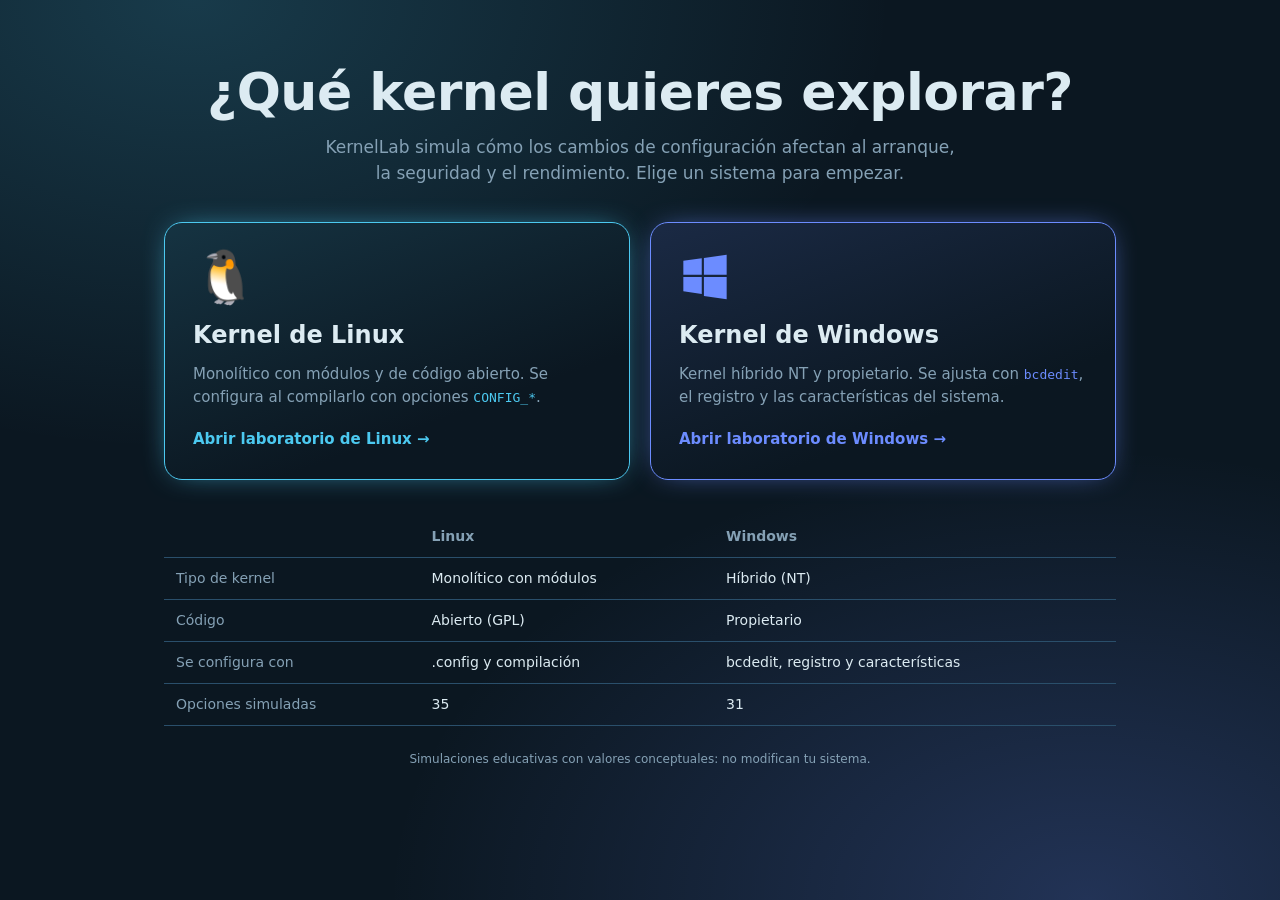
<file: index.html>
<!DOCTYPE html>
<html lang="es">
<head>
<meta charset="utf-8">
<meta name="viewport" content="width=device-width, initial-scale=1">
<title>KernelLab: elige tu kernel</title>
<link rel="stylesheet" href="css/home.css">
</head>
<body>
<main class="home">
  <h1>¿Qué kernel quieres explorar?</h1>
  <p class="sub">KernelLab simula cómo los cambios de configuración afectan al arranque, la seguridad y el rendimiento. Elige un sistema para empezar.</p>
  <div class="choices">
    <a class="choice linux" href="linux.html">
      <span class="ico">🐧</span>
      <h2>Kernel de Linux</h2>
      <p>Monolítico con módulos y de código abierto. Se configura al compilarlo con opciones <code>CONFIG_*</code>.</p>
      <span class="go">Abrir laboratorio de Linux →</span>
    </a>
    <a class="choice windows" href="windows.html">
      <span class="ico"><svg viewBox="0 0 24 24" width="52" height="52" aria-hidden="true"><path fill="currentColor" d="M2 4.5 10.5 3.3V11H2zM11.5 3.2 22 1.7V11H11.5zM2 12h8.5v7.8L2 18.6zM11.5 12H22v10.3l-10.5-1.5z"/></svg></span>
      <h2>Kernel de Windows</h2>
      <p>Kernel híbrido NT y propietario. Se ajusta con <code>bcdedit</code>, el registro y las características del sistema.</p>
      <span class="go">Abrir laboratorio de Windows →</span>
    </a>
  </div>
  <table>
    <thead><tr><th></th><th>Linux</th><th>Windows</th></tr></thead>
    <tbody>
      <tr><td>Tipo de kernel</td><td>Monolítico con módulos</td><td>Híbrido (NT)</td></tr>
      <tr><td>Código</td><td>Abierto (GPL)</td><td>Propietario</td></tr>
      <tr><td>Se configura con</td><td>.config y compilación</td><td>bcdedit, registro y características</td></tr>
      <tr><td>Opciones simuladas</td><td>35</td><td>31</td></tr>
    </tbody>
  </table>
  <p class="foot">Simulaciones educativas con valores conceptuales: no modifican tu sistema.</p>
</main>
</body>
</html>
</file>
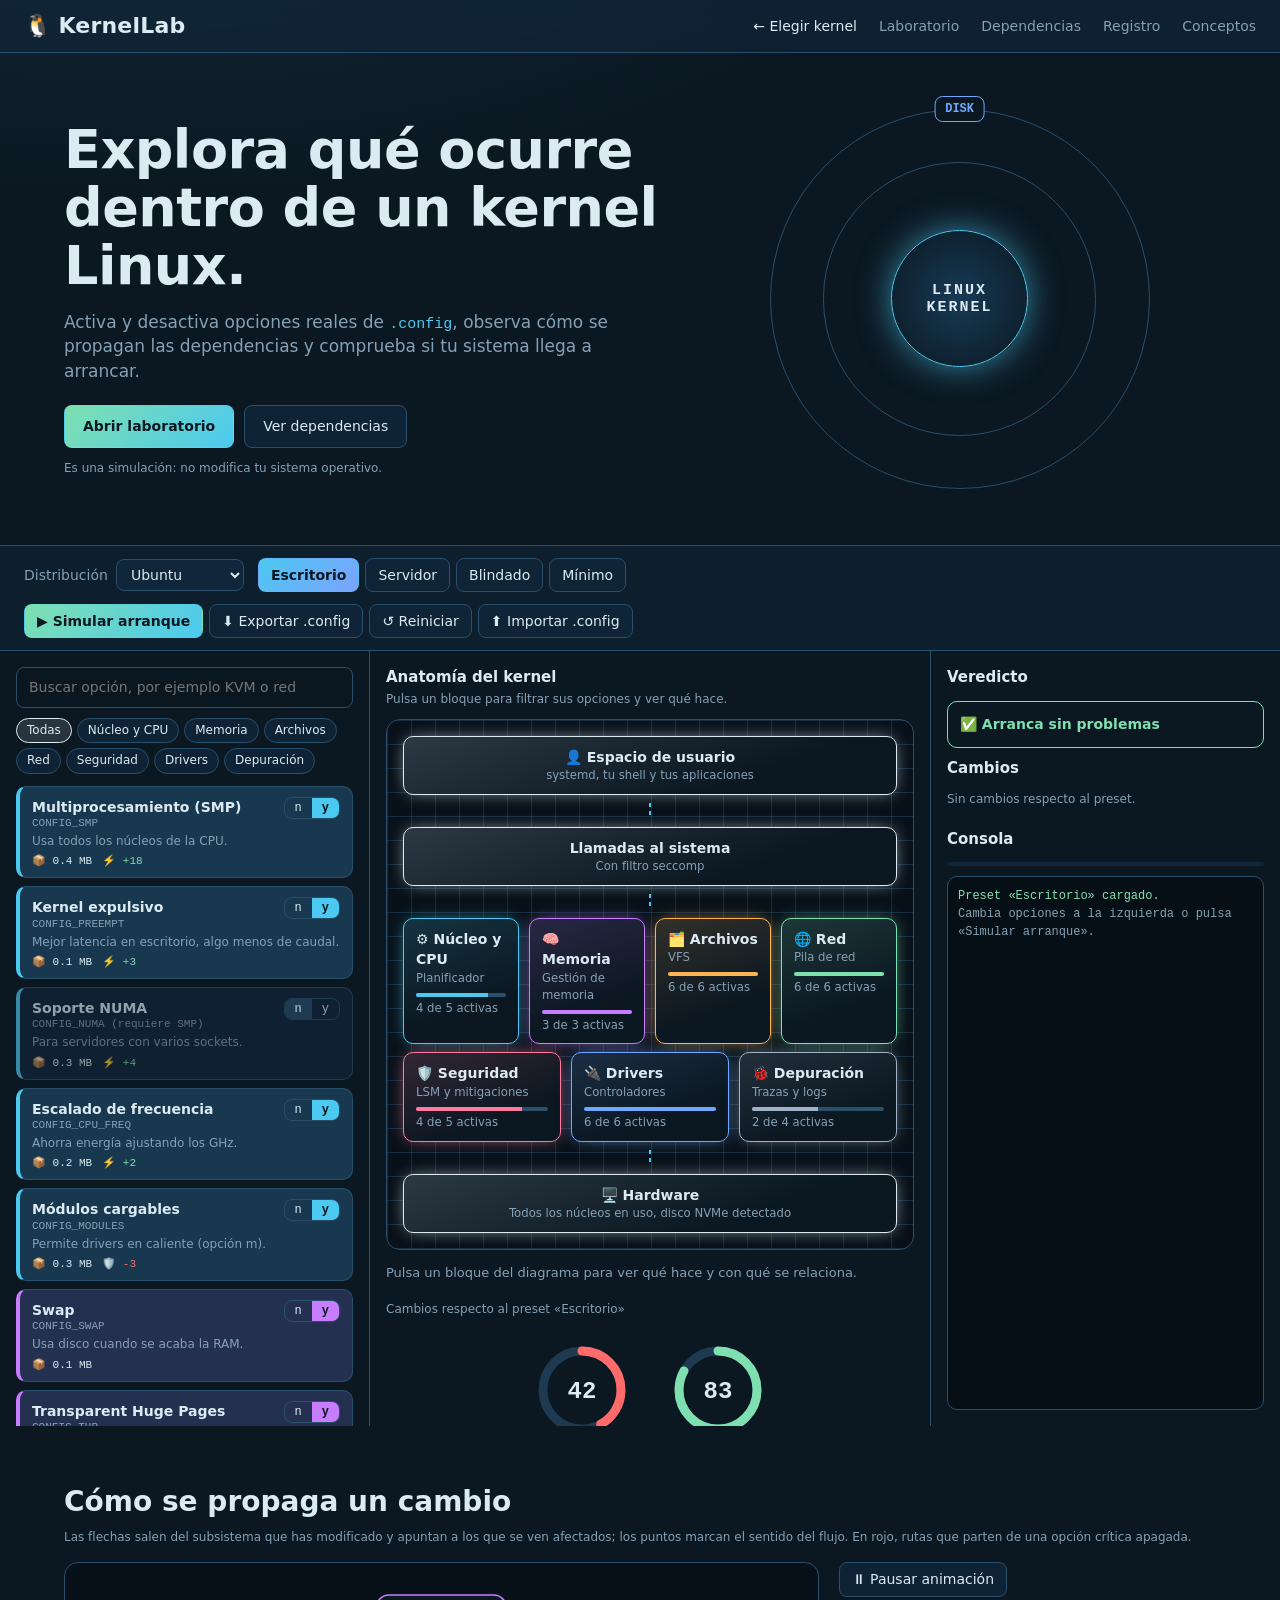
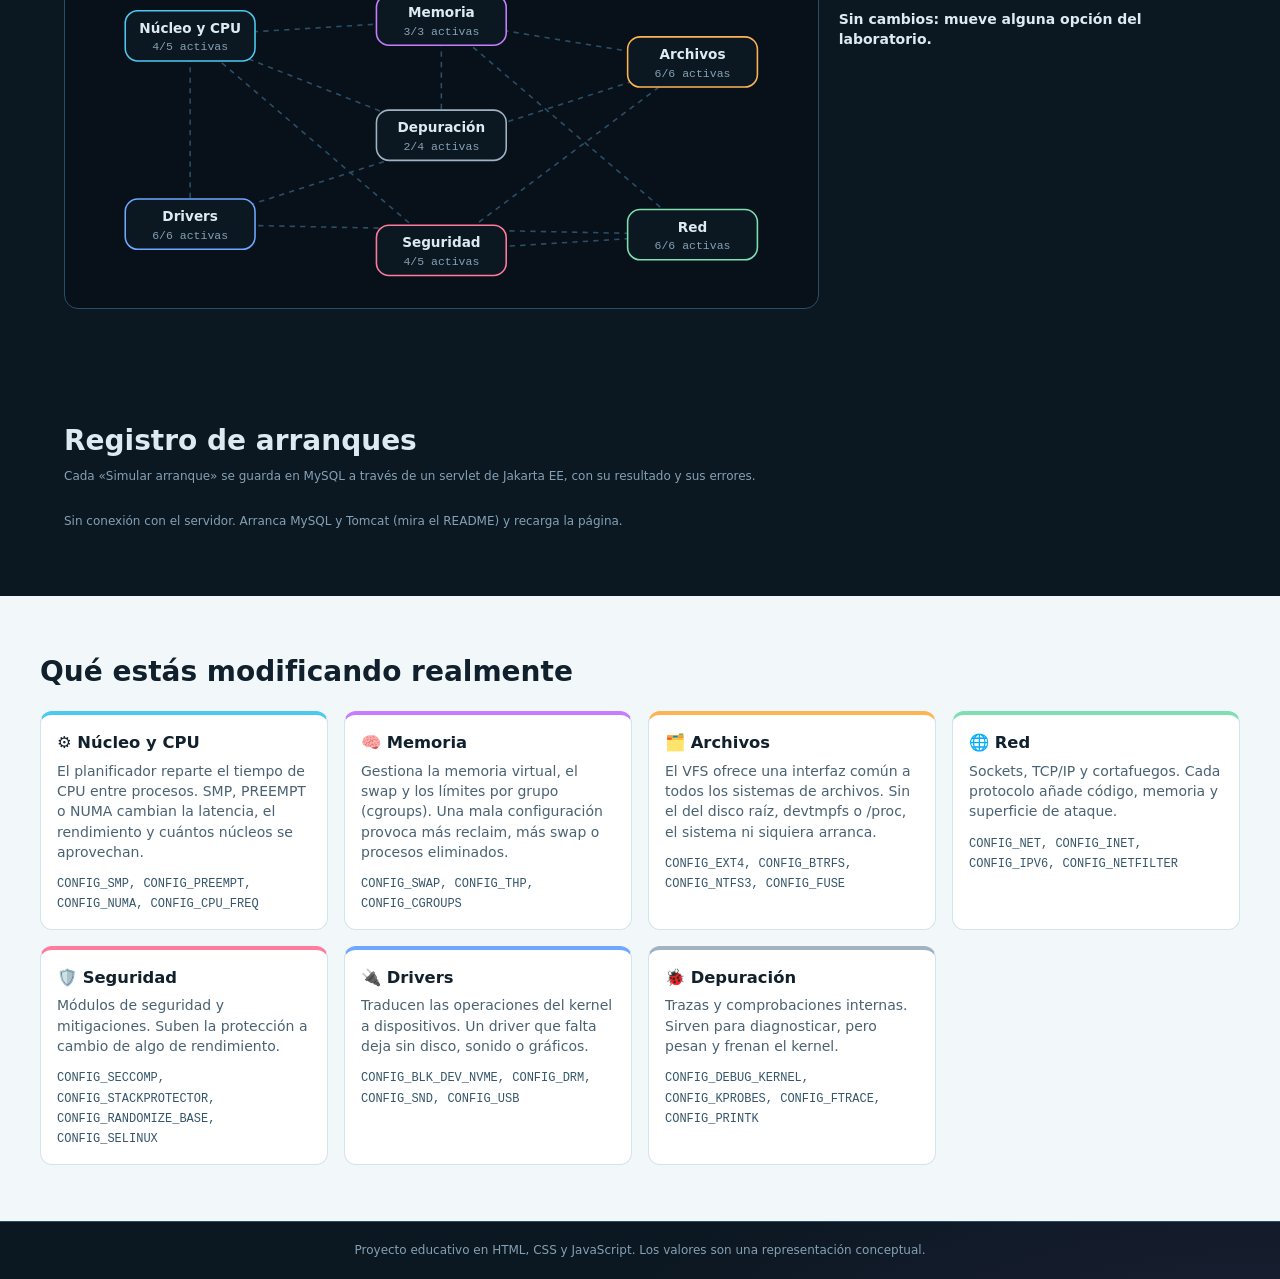
<file: linux.html>
<!DOCTYPE html>
<html lang="es">
<head>
<meta charset="utf-8">
<meta name="viewport" content="width=device-width, initial-scale=1">
<title>KernelLab: laboratorio visual del kernel de Linux</title>
<link rel="stylesheet" href="css/style.css">
</head>
<body>
<header class="top">
  <div class="logo">🐧 <b>KernelLab</b></div>
  <nav class="nav"><a href="index.html">← Elegir kernel</a><a href="#lab">Laboratorio</a><a href="#grafo">Dependencias</a><a href="#registro">Registro</a><a href="#conceptos">Conceptos</a></nav>
</header>
<section class="hero">
  <div>
    <h1>Explora qué ocurre dentro de un kernel Linux.</h1>
    <p>Activa y desactiva opciones reales de <code>.config</code>, observa cómo se propagan las dependencias y comprueba si tu sistema llega a arrancar.</p>
    <div class="cta"><a class="btn primary" href="#lab">Abrir laboratorio</a><a class="btn" href="#grafo">Ver dependencias</a></div>
    <p class="note">Es una simulación: no modifica tu sistema operativo.</p>
  </div>
  <div class="orbit" aria-hidden="true">
    <div class="ring"></div><div class="ring r2"></div><div class="ring core">LINUX<br>KERNEL</div>
    <div class="sat" style="--c:#4cc9f0;--d:0s"><b><i>CPU</i></b></div>
    <div class="sat" style="--c:#c77dff;--d:-7s"><b><i>RAM</i></b></div>
    <div class="sat" style="--c:#7ee0b0;--d:-14s"><b><i>NET</i></b></div>
    <div class="sat" style="--c:#6ea8ff;--d:-21s"><b><i>DISK</i></b></div>
  </div>
</section>
<section id="lab">
  <div class="toolbar">
    <div class="tb"><label class="distro" for="distro">Distribución <select id="distro"></select></label><div class="presets" id="presets"></div></div>
    <div class="actions">
      <button id="boot" class="primary">▶ Simular arranque</button>
      <button id="export">⬇ Exportar .config</button>
      <button id="reset">↺ Reiniciar</button>
      <label class="btn" for="imp">⬆ Importar .config</label><input id="imp" type="file" hidden>
    </div>
  </div>
  <main>
    <aside>
      <input id="q" type="search" placeholder="Buscar opción, por ejemplo KVM o red">
      <nav id="cats"></nav>
      <div id="opts"></div>
    </aside>
    <section id="center">
      <h2>Anatomía del kernel</h2>
      <p class="hint">Pulsa un bloque para filtrar sus opciones y ver qué hace.</p>
      <div id="arch"></div>
      <div id="info"></div>
      <div id="meters"></div>
    </section>
    <section id="right">
      <h2>Veredicto</h2>
      <div id="verdict"></div>
      <h2>Cambios</h2>
      <div id="diff"></div>
      <h2>Consola</h2>
      <div id="prog"><i></i></div>
      <div id="bootmsg" hidden></div>
      <div id="dbstatus" hidden></div>
      <pre id="log"></pre>
    </section>
  </main>
</section>
<section id="grafo" class="band">
  <h2>Cómo se propaga un cambio</h2>
  <p class="hint">Las flechas salen del subsistema que has modificado y apuntan a los que se ven afectados; los puntos marcan el sentido del flujo. En rojo, rutas que parten de una opción crítica apagada.</p>
  <div class="gwrap">
    <div id="graph"></div>
    <div><button id="gpause" type="button">⏸ Pausar animación</button><div id="gcount"></div><div id="gpaths"></div></div>
  </div>
</section>
<section id="registro" class="band">
  <h2>Registro de arranques</h2>
  <p class="hint">Cada «Simular arranque» se guarda en MySQL a través de un servlet de Jakarta EE, con su resultado y sus errores.</p>
  <div id="stats"></div>
  <div id="history"></div>
</section>
<section id="conceptos" class="light">
  <h2>Qué estás modificando realmente</h2>
  <div id="concepts"></div>
</section>
<footer>Proyecto educativo en HTML, CSS y JavaScript. Los valores son una representación conceptual.</footer>
<script src="js/data.js"></script>
<script src="js/config.js"></script>
<script src="js/api.js"></script>
<script src="js/app.js"></script>
</body>
</html>
</file>
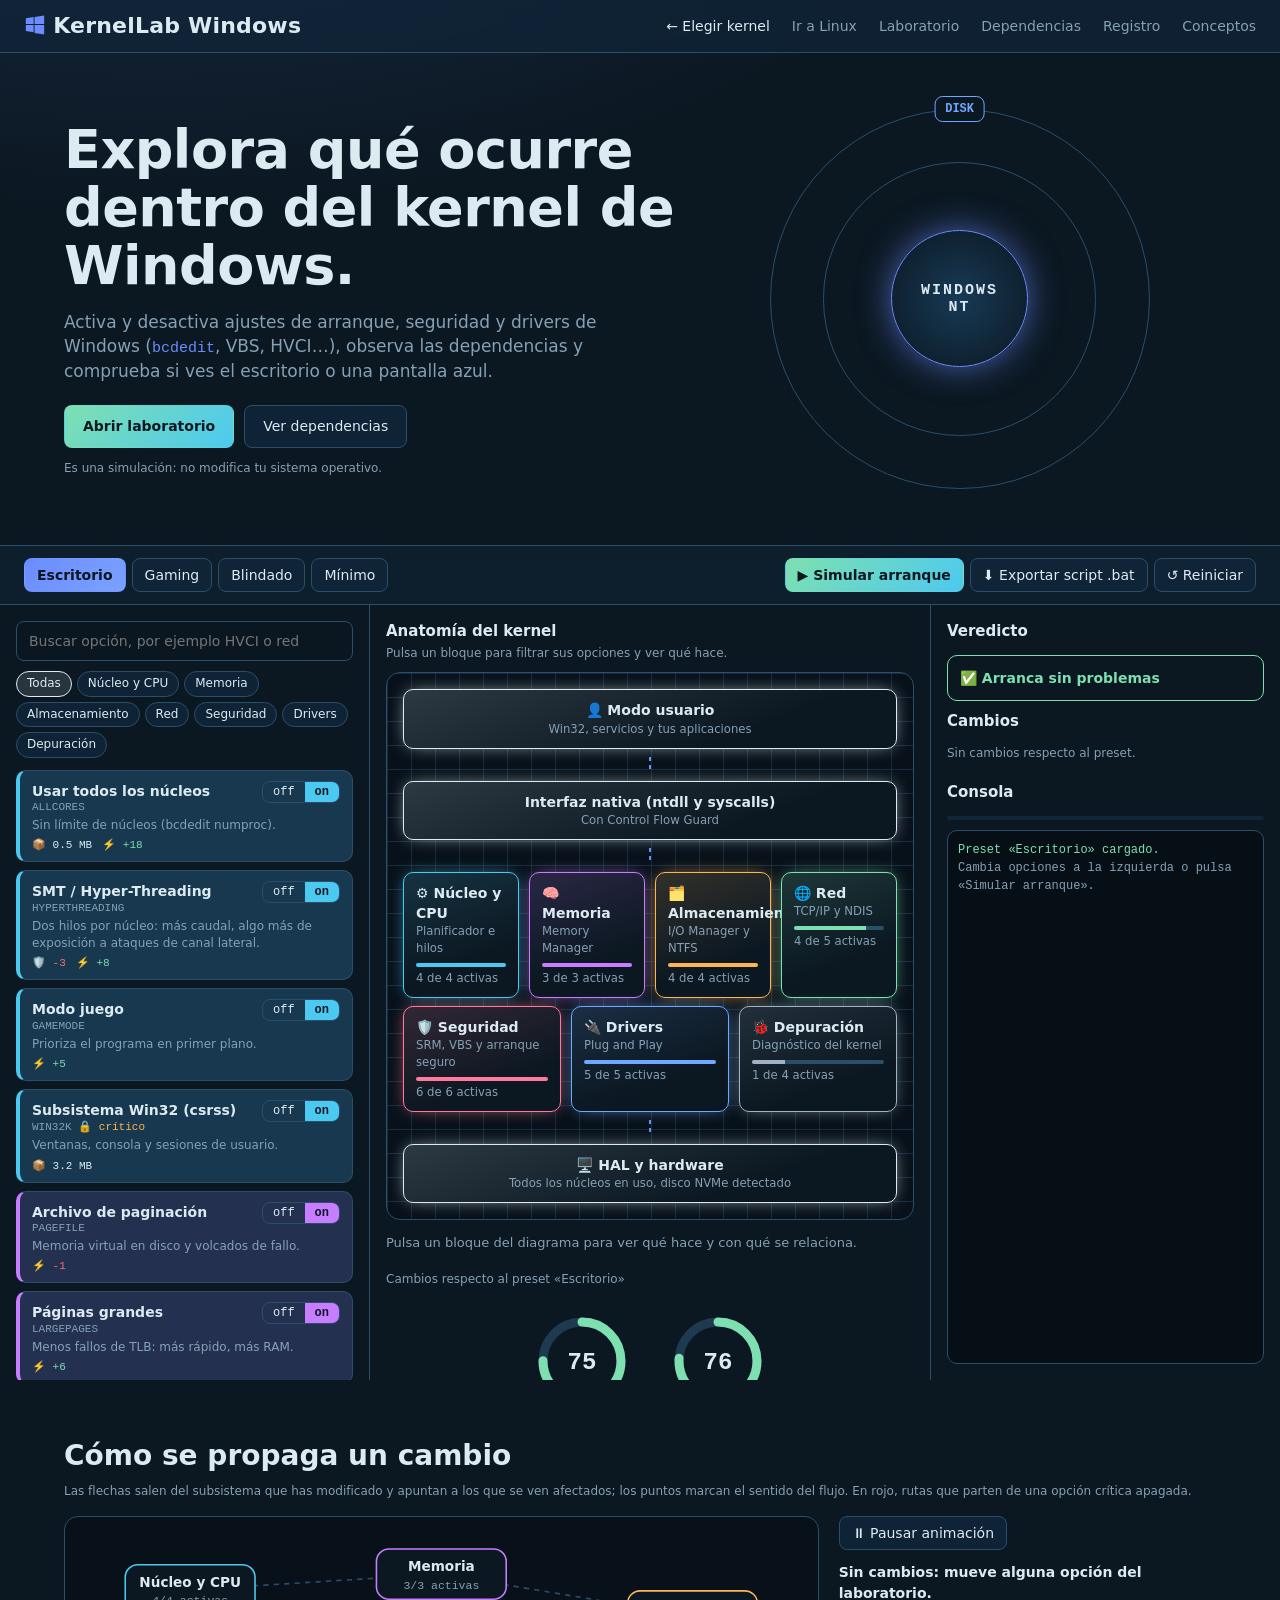
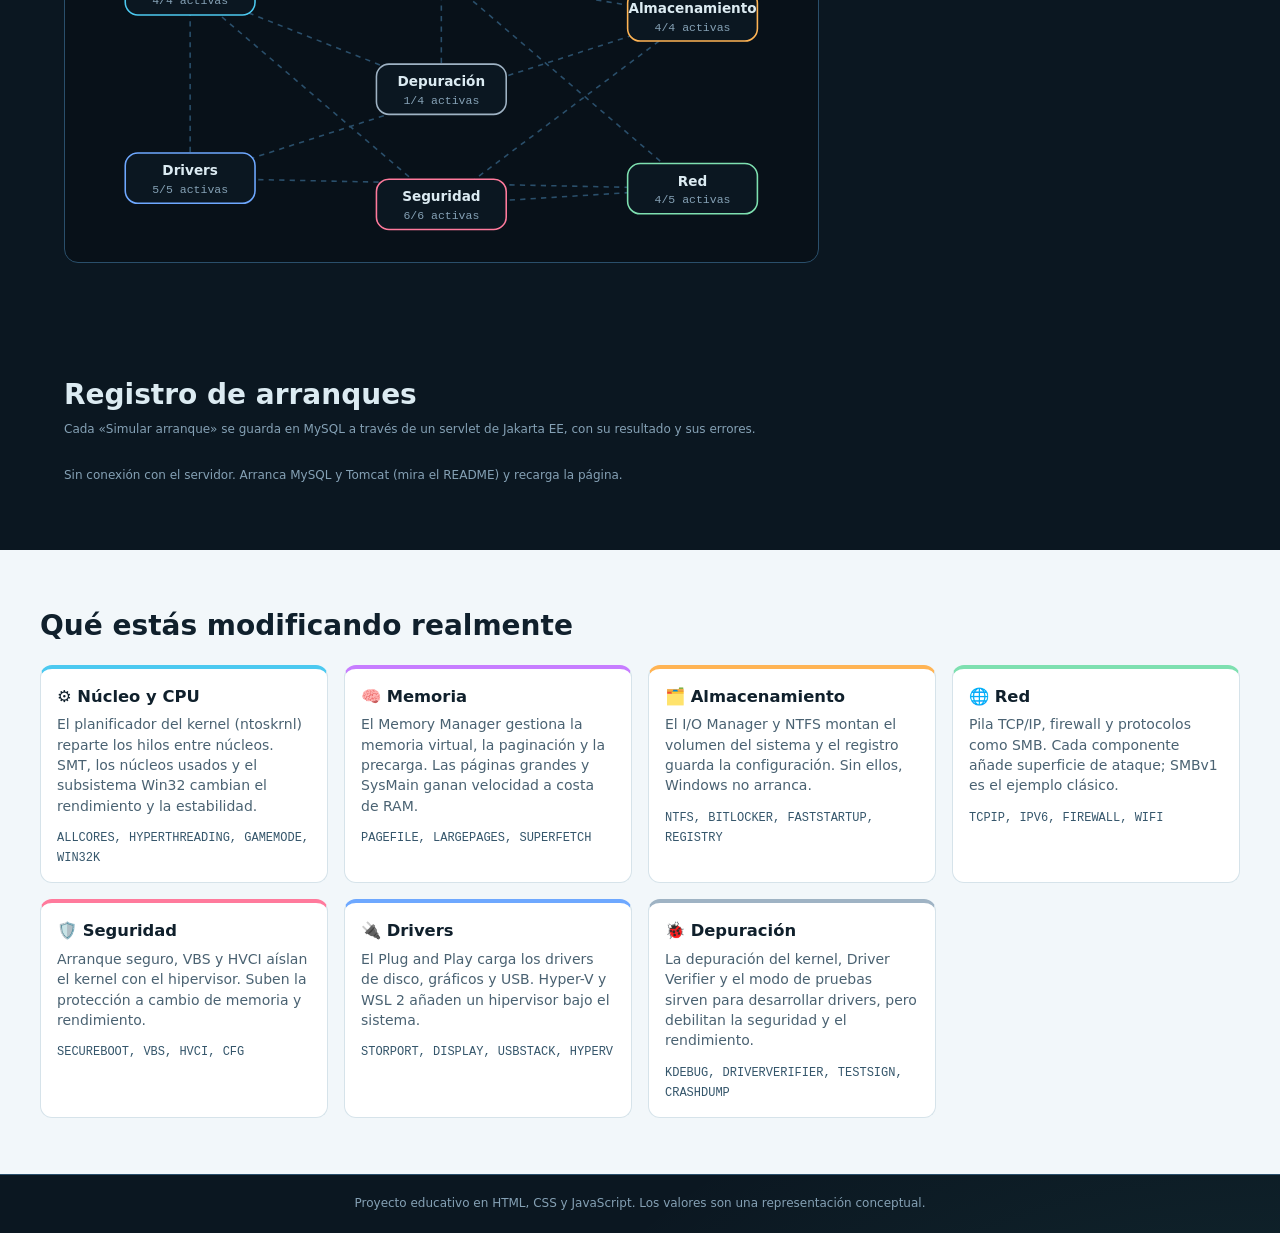
<file: windows.html>
<!DOCTYPE html>
<html lang="es">
<head>
<meta charset="utf-8">
<meta name="viewport" content="width=device-width, initial-scale=1">
<title>KernelLab: laboratorio visual del kernel de Windows</title>
<link rel="stylesheet" href="css/style.css">
</head>
<body class="win">
<header class="top">
  <div class="logo"><svg viewBox="0 0 24 24" width="22" height="22" style="vertical-align:-3px;color:#6c8cff"><path fill="currentColor" d="M2 4.5 10.5 3.3V11H2zM11.5 3.2 22 1.7V11H11.5zM2 12h8.5v7.8L2 18.6zM11.5 12H22v10.3l-10.5-1.5z"/></svg> <b>KernelLab Windows</b></div>
  <nav class="nav"><a href="index.html">← Elegir kernel</a><a href="linux.html">Ir a Linux</a><a href="#lab">Laboratorio</a><a href="#grafo">Dependencias</a><a href="#registro">Registro</a><a href="#conceptos">Conceptos</a></nav>
</header>
<section class="hero">
  <div>
    <h1>Explora qué ocurre dentro del kernel de Windows.</h1>
    <p>Activa y desactiva ajustes de arranque, seguridad y drivers de Windows (<code>bcdedit</code>, VBS, HVCI…), observa las dependencias y comprueba si ves el escritorio o una pantalla azul.</p>
    <div class="cta"><a class="btn primary" href="#lab">Abrir laboratorio</a><a class="btn" href="#grafo">Ver dependencias</a></div>
    <p class="note">Es una simulación: no modifica tu sistema operativo.</p>
  </div>
  <div class="orbit" aria-hidden="true">
    <div class="ring"></div><div class="ring r2"></div><div class="ring core">WINDOWS<br>NT</div>
    <div class="sat" style="--c:#4cc9f0;--d:0s"><b><i>CPU</i></b></div>
    <div class="sat" style="--c:#c77dff;--d:-7s"><b><i>RAM</i></b></div>
    <div class="sat" style="--c:#7ee0b0;--d:-14s"><b><i>NET</i></b></div>
    <div class="sat" style="--c:#6ea8ff;--d:-21s"><b><i>DISK</i></b></div>
  </div>
</section>
<section id="lab">
  <div class="toolbar">
    <div class="presets" id="presets"></div>
    <div class="actions">
      <button id="boot" class="primary">▶ Simular arranque</button>
      <button id="export">⬇ Exportar script .bat</button>
      <button id="reset">↺ Reiniciar</button>
    </div>
  </div>
  <main>
    <aside>
      <input id="q" type="search" placeholder="Buscar opción, por ejemplo HVCI o red">
      <nav id="cats"></nav>
      <div id="opts"></div>
    </aside>
    <section id="center">
      <h2>Anatomía del kernel</h2>
      <p class="hint">Pulsa un bloque para filtrar sus opciones y ver qué hace.</p>
      <div id="arch"></div>
      <div id="info"></div>
      <div id="meters"></div>
    </section>
    <section id="right">
      <h2>Veredicto</h2>
      <div id="verdict"></div>
      <h2>Cambios</h2>
      <div id="diff"></div>
      <h2>Consola</h2>
      <div id="prog"><i></i></div>
      <div id="bootmsg" hidden></div>
      <div id="dbstatus" hidden></div>
      <pre id="log"></pre>
    </section>
  </main>
</section>
<section id="grafo" class="band">
  <h2>Cómo se propaga un cambio</h2>
  <p class="hint">Las flechas salen del subsistema que has modificado y apuntan a los que se ven afectados; los puntos marcan el sentido del flujo. En rojo, rutas que parten de una opción crítica apagada.</p>
  <div class="gwrap">
    <div id="graph"></div>
    <div><button id="gpause" type="button">⏸ Pausar animación</button><div id="gcount"></div><div id="gpaths"></div></div>
  </div>
</section>
<section id="registro" class="band">
  <h2>Registro de arranques</h2>
  <p class="hint">Cada «Simular arranque» se guarda en MySQL a través de un servlet de Jakarta EE, con su resultado y sus errores.</p>
  <div id="stats"></div>
  <div id="history"></div>
</section>
<section id="conceptos" class="light">
  <h2>Qué estás modificando realmente</h2>
  <div id="concepts"></div>
</section>
<footer>Proyecto educativo en HTML, CSS y JavaScript. Los valores son una representación conceptual.</footer>
<script src="js/data-win.js"></script>
<script src="js/config.js"></script>
<script src="js/api.js"></script>
<script src="js/app.js"></script>
</body>
</html>
</file>
<file: css/home.css>
:root{--ink:#0b1721;--line:#2a4f6b;--paper:#dcebf2;--dim:#85a1b5;--mono:ui-monospace,Consolas,Menlo,monospace}
*{box-sizing:border-box;margin:0}
body{font:15px/1.5 "Segoe UI Variable","Segoe UI",system-ui,-apple-system,sans-serif;color:var(--paper);min-height:100vh;background:radial-gradient(700px 450px at 15% 0,rgba(76,201,240,.2),transparent),radial-gradient(700px 450px at 85% 100%,rgba(108,140,255,.24),transparent),var(--ink)}
.home{max-width:1000px;margin:0 auto;padding:64px 24px}
h1{font-size:clamp(32px,5vw,52px);line-height:1.1;letter-spacing:-.5px;text-align:center}
.sub{text-align:center;color:var(--dim);max-width:60ch;margin:14px auto 36px;font-size:17px}
.choices{display:grid;grid-template-columns:1fr 1fr;gap:20px}
.choice{display:flex;flex-direction:column;gap:10px;padding:28px;border:1.5px solid var(--c);border-radius:18px;text-decoration:none;color:inherit;background:linear-gradient(160deg,color-mix(in srgb,var(--c) 16%,#0b1721),#0b1721 70%);box-shadow:0 0 30px -12px var(--c);transition:transform .2s,box-shadow .2s}
.choice:hover,.choice:focus-visible{transform:translateY(-4px);box-shadow:0 0 44px -8px var(--c);outline:none}
.linux{--c:#4cc9f0}.windows{--c:#6c8cff}
.ico{font-size:52px;line-height:1;color:var(--c);height:56px}
.choice h2{font-size:24px}.choice p{color:var(--dim)}.choice code{font:13px var(--mono);color:var(--c)}
.go{margin-top:auto;padding-top:10px;font-weight:600;color:var(--c)}
table{width:100%;border-collapse:collapse;margin-top:36px;font-size:14px}
th,td{padding:10px 12px;border-bottom:1px solid var(--line);text-align:left}
th{color:var(--dim);font-weight:600}td:first-child{color:var(--dim)}
.foot{text-align:center;color:var(--dim);font-size:12px;margin-top:24px}
@media(max-width:760px){.choices{grid-template-columns:1fr}}
@media(prefers-reduced-motion:reduce){*{transition:none!important}}
</file>
<file: css/style.css>
:root{--ink:#0b1721;--panel:#10263a;--line:#2a4f6b;--paper:#dcebf2;--dim:#85a1b5;--cy:#4cc9f0;--am:#ffb454;--co:#ff6b6b;--mi:#7ee0b0;--mono:ui-monospace,"Cascadia Code",Consolas,Menlo,monospace;--sans:"Segoe UI Variable","Segoe UI",system-ui,-apple-system,sans-serif}
*{box-sizing:border-box;margin:0}
body{font:14px/1.45 var(--sans);color:var(--paper);min-height:100vh;background:radial-gradient(900px 500px at 12% -10%,rgba(76,201,240,.16),transparent),radial-gradient(800px 500px at 100% 110%,rgba(199,125,255,.14),transparent),var(--ink)}
button,input,label{font:inherit;color:inherit}
button,.btn{cursor:pointer;border:1px solid var(--line);background:rgba(16,38,58,.8);border-radius:8px;padding:6px 12px;transition:border-color .2s,transform .15s}
button:hover,.btn:hover{border-color:var(--cy)}button:active{transform:scale(.97)}
:focus-visible{outline:2px solid var(--cy);outline-offset:2px}
header{display:flex;flex-wrap:wrap;gap:12px 24px;align-items:center;justify-content:space-between;padding:12px 20px;border-bottom:1px solid var(--line);background:rgba(16,38,58,.7);backdrop-filter:blur(8px)}
.logo{font-size:22px;letter-spacing:.2px}.logo small{display:block;font-size:12px;color:var(--dim)}
.presets,.actions{display:flex;gap:6px;flex-wrap:wrap}
.presets button.on{background:linear-gradient(135deg,var(--cy),#7aa2ff);color:var(--ink);border-color:transparent;font-weight:600}
.primary{background:linear-gradient(135deg,var(--mi),#4cc9f0);color:var(--ink);border-color:transparent;font-weight:600}
.primary:disabled{opacity:.5;cursor:wait}
main{display:grid;grid-template-columns:370px 1fr 350px;height:calc(100vh - 71px)}
aside,#center,#right{overflow:auto;padding:16px}
aside{border-right:1px solid var(--line)}
#right{border-left:1px solid var(--line);display:flex;flex-direction:column;gap:10px}
h2{font-size:15px;font-weight:600;margin-bottom:2px}
.hint{color:var(--dim);font-size:12px;margin-bottom:10px}
#q{width:100%;padding:9px 12px;border-radius:8px;border:1px solid var(--line);background:rgba(11,23,33,.8);margin-bottom:10px}
#cats{display:flex;flex-wrap:wrap;gap:5px;margin-bottom:12px}
#cats button{padding:3px 10px;font-size:12px;border-radius:99px}
#cats button.on{border-color:var(--c);color:var(--c);background:color-mix(in srgb,var(--c) 14%,transparent)}
.opt{padding:10px 12px;border:1px solid var(--line);border-left:4px solid var(--c);border-radius:10px;margin-bottom:8px;background:color-mix(in srgb,var(--c) 11%,var(--panel));transition:background .25s,opacity .25s,transform .15s}
.opt:hover{transform:translateX(2px)}
.opt.off{opacity:.65;background:var(--panel)}
.oh{display:flex;justify-content:space-between;gap:8px;align-items:flex-start}
.on-n{font-weight:600}.id{font:11px var(--mono);color:var(--dim);display:block}
.od{font-size:12px;color:var(--dim);margin:4px 0}
.chips{display:flex;gap:10px;font:11px var(--mono);margin-top:4px}
.chips .g{color:var(--mi)}.chips .b{color:var(--co)}.lock{color:var(--am)}
.seg{display:flex;border:1px solid var(--line);border-radius:8px;overflow:hidden;flex:none}
.seg button{border:0;border-radius:0;padding:3px 10px;font:12px var(--mono);background:transparent}
.seg button.on{background:var(--c);color:var(--ink);font-weight:700}
.seg button[data-s=n].on{background:var(--line);color:var(--paper)}
#arch{display:grid;grid-template-columns:repeat(12,1fr);gap:8px 10px;padding:16px;border-radius:14px;border:1px solid var(--line);background:linear-gradient(rgba(42,79,107,.45) 1px,transparent 1px) 0 0/24px 24px,linear-gradient(90deg,rgba(42,79,107,.45) 1px,transparent 1px) 0 0/24px 24px,#081119}
.blk{grid-column:span 4;padding:10px 12px;border:1.5px solid var(--c);border-radius:10px;background:linear-gradient(160deg,color-mix(in srgb,var(--c) 16%,#0b1721),#0b1721 70%);cursor:pointer;transition:opacity .25s,box-shadow .25s,transform .15s;box-shadow:0 0 18px -6px var(--c)}
.blk:hover{transform:translateY(-2px)}
.blk.s3{grid-column:span 3}.blk.w{grid-column:1/-1;cursor:default;text-align:center}.blk.w:hover{transform:none}
.blk b{display:block}.blk small{color:var(--dim);display:block}
.blk.sel{outline:2px solid var(--c);outline-offset:3px}
.blk.off{border-style:dashed;border-color:var(--line);opacity:.4;box-shadow:none;background:#0b1721}
.blk.bad{border-color:var(--co);box-shadow:0 0 0 3px rgba(255,107,107,.2),0 0 22px -4px var(--co)}
.blk.flash{animation:fl .7s}
@keyframes fl{0%{box-shadow:0 0 0 0 var(--c)}100%{box-shadow:0 0 0 16px transparent}}
.flow{grid-column:1/-1;height:16px;width:2px;justify-self:center;background:linear-gradient(var(--cy) 50%,transparent 0) 0 0/2px 8px repeat-y;animation:fw .8s linear infinite}
@keyframes fw{to{background-position:0 8px}}
.mini{height:4px;background:var(--line);border-radius:4px;margin:6px 0 3px;overflow:hidden}
.mini i{display:block;height:100%;background:var(--c);transition:width .35s}
#meters{display:grid;grid-template-columns:repeat(auto-fit,minmax(240px,1fr));gap:14px 20px;margin-top:18px}
.gauges{grid-column:1/-1;display:flex;gap:40px;justify-content:center}
.g{text-align:center;color:var(--dim)}.g i{font:12px var(--mono);color:var(--dim)}
.g i.up,.mh i.up{color:var(--mi)}.g i.down,.mh i.down{color:var(--co)}
.mh{display:flex;gap:8px;align-items:baseline}.mh span{flex:1;color:var(--dim)}.mh b{font:600 16px var(--mono)}
.mh i{font:12px var(--mono);min-width:48px;text-align:right;color:var(--dim)}
.bar{height:8px;background:var(--panel);border-radius:8px;margin-top:4px;overflow:hidden}
.bar span{display:block;height:100%;border-radius:8px;transition:width .4s}
.bar .lb{background:linear-gradient(90deg,var(--mi),var(--am))}
.v{padding:12px;border-radius:10px;border:1.5px solid;font-weight:600}
.v.ok{border-color:var(--mi);color:var(--mi)}.v.warn{border-color:var(--am);color:var(--am)}.v.bad{border-color:var(--co);color:var(--co);animation:fl .7s}
.v small{display:block;font:12px var(--mono);font-weight:400;margin-top:2px}
#verdict ul,#diff ul{margin:6px 0 0 18px;font-size:12px;color:var(--dim)}
#diff code{font:11px var(--mono);color:var(--paper)}#diff .g{color:var(--mi)}#diff .b{color:var(--co)}
#prog{height:4px;background:var(--panel);border-radius:4px;overflow:hidden}
#prog i{display:block;height:100%;width:0;background:linear-gradient(90deg,var(--cy),var(--mi));transition:width .07s}
#log{flex:1;min-height:200px;overflow:auto;background:#060f16;border:1px solid var(--line);border-radius:10px;padding:10px;font:12px/1.5 var(--mono);white-space:pre-wrap}
#log .ok{color:var(--mi)}#log .warn{color:var(--am)}#log .bad{color:var(--co)}#log .dim{color:var(--dim)}
@media(max-width:1100px){main{display:block;height:auto}aside,#center,#right{border:0;overflow:visible}#log{max-height:300px}}
@media(prefers-reduced-motion:reduce){*{animation:none!important;transition:none!important}}

/* v3: portada, información, grafo y conceptos */
html{scroll-behavior:smooth}
header.top{position:sticky;top:0;z-index:5;padding:10px 24px}
.nav{display:flex;gap:22px}.nav a{color:var(--dim);text-decoration:none}.nav a:hover{color:var(--paper)}
.hero{display:grid;grid-template-columns:1.2fr 1fr;gap:24px;align-items:center;max-width:1200px;margin:0 auto;padding:56px 24px}
.hero h1{font-size:clamp(32px,4.4vw,54px);line-height:1.08;letter-spacing:-.5px;margin-bottom:14px}
.hero p{color:var(--dim);font-size:17px;max-width:52ch}.hero code{font:15px var(--mono);color:var(--cy)}
.cta{display:flex;gap:10px;margin:22px 0 12px;flex-wrap:wrap}.cta .btn{text-decoration:none;padding:10px 18px}
.hero .note{font-size:12px}
.orbit{position:relative;width:min(380px,80vw);aspect-ratio:1;justify-self:center}
.ring{position:absolute;inset:0;border:1px solid var(--line);border-radius:50%}
.ring.r2{inset:14%}
.ring.core{inset:32%;display:grid;place-items:center;text-align:center;border-color:var(--cy);background:radial-gradient(circle,#173a55,#0b1721);font:700 15px var(--mono);letter-spacing:2px;box-shadow:0 0 40px -8px var(--cy)}
.sat,.sat i{animation:spin 28s linear infinite;animation-delay:var(--d)}
.sat{position:absolute;inset:0}
.sat b{position:absolute;left:50%;top:0;transform:translate(-50%,-50%)}
.sat i{display:block;font:600 12px var(--mono);padding:5px 10px;border:1px solid var(--c);color:var(--c);background:#0b1721;border-radius:8px;animation-direction:reverse}
@keyframes spin{to{transform:rotate(360deg)}}
.toolbar{display:flex;flex-wrap:wrap;gap:12px 24px;justify-content:space-between;align-items:center;padding:12px 24px;border-top:1px solid var(--line);border-bottom:1px solid var(--line);background:rgba(16,38,58,.5)}
#lab{scroll-margin-top:50px}
@media(min-width:1101px){main{height:max(700px,calc(100vh - 125px))}}
#info .card{border:1px solid var(--c);border-left-width:4px;border-radius:10px;padding:12px 14px;margin-top:14px;background:color-mix(in srgb,var(--c) 10%,var(--panel))}
#info h3{margin:2px 0 4px}#info p{font-size:13px;color:var(--dim);margin:4px 0}#info small{color:var(--c)}
.band{max-width:1200px;margin:0 auto;padding:56px 24px;scroll-margin-top:50px}
.band h2,.light h2{font-size:28px;margin-bottom:6px}
.gwrap{display:grid;grid-template-columns:2fr 1fr;gap:20px;margin-top:16px;align-items:start}
#graph{border:1px solid var(--line);border-radius:14px;background:#081119;padding:10px}
#graph svg{width:100%;height:auto;display:block}
#graph line{stroke:#2a4f6b;stroke-width:1.5;stroke-dasharray:5 5}
#graph line.hot{stroke:var(--cy);stroke-width:2.5;animation:dash .8s linear infinite}
#graph line.err{stroke:var(--co)}
@keyframes dash{to{stroke-dashoffset:-10}}
.node{cursor:pointer}.node rect{fill:#0b1721;stroke:var(--c);stroke-width:1.5}
.node text{fill:var(--paper);text-anchor:middle;font:600 13px var(--sans)}.node text.s{font:11px var(--mono);fill:var(--dim)}
.node.off{opacity:.45}.node.ch rect{fill:color-mix(in srgb,var(--c) 22%,#0b1721);filter:drop-shadow(0 0 8px var(--c))}
#gcount{font-weight:600}
#gpaths{display:flex;flex-wrap:wrap;gap:6px;margin-top:10px}
#gpaths span{font:12px var(--mono);border:1px solid var(--cy);color:var(--cy);border-radius:99px;padding:2px 10px}
.light{background:#f2f7fa;color:#10202c;padding:56px 24px}
.light h2,#concepts{max-width:1200px;margin-left:auto;margin-right:auto}
.light h2{margin-bottom:18px}
#concepts{display:grid;grid-template-columns:repeat(auto-fit,minmax(260px,1fr));gap:16px}
#concepts article{background:#fff;border:1px solid #d6e3ea;border-top:4px solid var(--c);border-radius:12px;padding:16px}
#concepts p{color:#4a6272;margin:6px 0 10px}#concepts code{font:12px var(--mono);color:#35566b}
footer{padding:20px 24px;text-align:center;color:var(--dim);font-size:12px;border-top:1px solid var(--line)}
@media(max-width:1100px){.hero,.gwrap{grid-template-columns:1fr}}

a.btn{color:var(--paper)}a.btn.primary{color:var(--ink)}

/* Tema Windows */
body.win{--cy:#6c8cff;background:radial-gradient(900px 500px at 12% -10%,rgba(108,140,255,.2),transparent),radial-gradient(800px 500px at 100% 110%,rgba(94,234,212,.1),transparent),var(--ink)}
.nav a:first-child{color:var(--paper)}

/* Grafo dirigido: flechas y flujo con sentido */
#graph path{fill:none;stroke:var(--cy);stroke-width:2.5;stroke-dasharray:8 6;animation:dashmove .7s linear infinite;marker-end:url(#ah)}
#graph path.err{stroke:var(--co);marker-end:url(#ae)}
#graph .pt{fill:#fff;filter:drop-shadow(0 0 4px var(--cy))}#graph .pt.err{filter:drop-shadow(0 0 4px var(--co))}
@keyframes dashmove{to{stroke-dashoffset:-14}}
@media(prefers-reduced-motion:reduce){#graph .pt{display:none}}

/* El movimiento del grafo lo hace app.js (siempre visible; se puede pausar con el botón) */
#graph path{animation:none}
@media(prefers-reduced-motion:reduce){#graph .pt{display:inline!important}}
#gpause{margin-bottom:12px}

/* Selector de distro y mensaje de arranque correcto */
.tb{display:flex;gap:14px;flex-wrap:wrap;align-items:center}
.distro{display:flex;align-items:center;gap:8px;color:var(--dim)}
select{font:inherit;color:var(--paper);background:var(--panel);border:1px solid var(--line);border-radius:8px;padding:6px 10px}
select:hover{border-color:var(--cy)}
[hidden]{display:none!important}
#bootmsg{padding:12px 14px;border-radius:10px;border:1.5px solid var(--mi);background:color-mix(in srgb,var(--mi) 14%,transparent);color:var(--mi);font-weight:600;animation:pop .4s}
@keyframes pop{from{transform:scale(.94);opacity:0}}

/* Resultado del arranque: correcto, con posibles errores o fallido */
#bootmsg small{display:block;font-weight:400;font-size:12px;margin-top:3px;color:var(--paper);opacity:.85}
#bootmsg.warn{border-color:var(--am);color:var(--am);background:color-mix(in srgb,var(--am) 12%,transparent)}
#bootmsg.bad{border-color:var(--co);color:var(--co);background:color-mix(in srgb,var(--co) 12%,transparent)}

/* Registro de arranques (MySQL) */
#dbstatus{font-size:12px;padding:6px 10px;border-radius:8px;border:1px solid var(--line);color:var(--dim)}
#dbstatus.ok{border-color:var(--mi);color:var(--mi)}#dbstatus.bad{border-color:var(--co);color:var(--co)}
#stats{display:flex;flex-wrap:wrap;gap:8px;align-items:center;margin:14px 0}
#stats>span{border:1px solid var(--line);border-radius:99px;padding:3px 12px;font-size:13px}
#stats .ok{color:var(--mi);border-color:var(--mi)}#stats .warn{color:var(--am);border-color:var(--am)}#stats .bad{color:var(--co);border-color:var(--co)}
#stats .top{flex-basis:100%;margin:6px 0 0 18px;font-size:13px;color:var(--dim)}#stats .top .error{color:var(--co)}#stats .top .warning{color:var(--am)}
#history{overflow-x:auto}
#history table{width:100%;border-collapse:collapse;font-size:13px}
#history th,#history td{text-align:left;padding:9px 12px;border-bottom:1px solid var(--line);white-space:nowrap}
#history td:last-child{white-space:normal}#history th{color:var(--dim);font-weight:600}
#history b.ok{color:var(--mi)}#history b.warning{color:var(--am)}#history b.failed{color:var(--co)}
</file>
